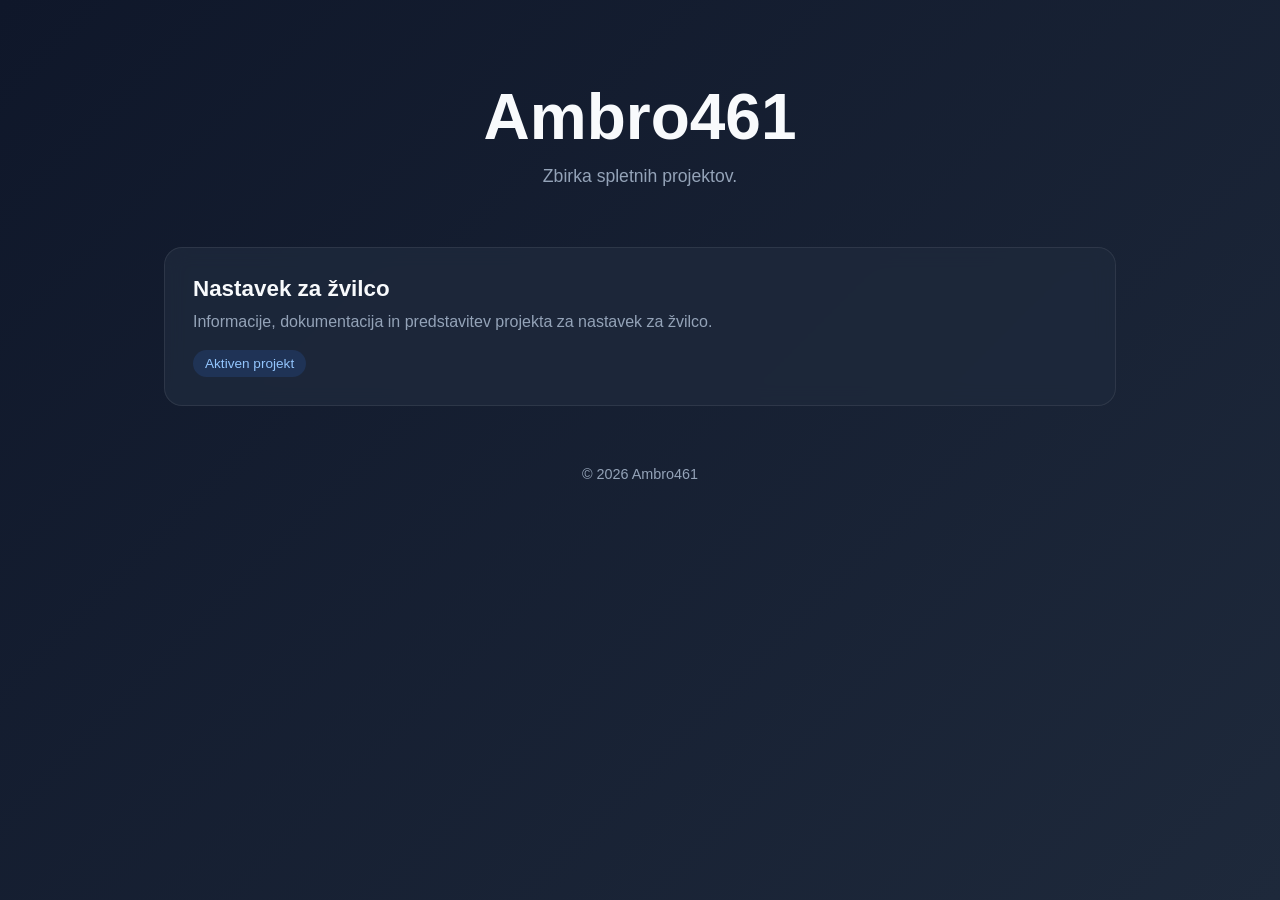
<file: index.html>
<!DOCTYPE html>
<html lang="sl">
<head>
<meta charset="UTF-8">
<meta name="viewport" content="width=device-width, initial-scale=1.0">
<title>Ambro461</title>

<style>
:root {
    --bg: #0f172a;
    --card: #1e293b;
    --text: #f8fafc;
    --muted: #94a3b8;
    --accent: #3b82f6;
}

* {
    box-sizing: border-box;
    margin: 0;
    padding: 0;
}

body {
    font-family: Inter, Segoe UI, sans-serif;
    background: linear-gradient(135deg, #0f172a, #1e293b);
    color: var(--text);
    min-height: 100vh;
}

.container {
    max-width: 1000px;
    margin: 0 auto;
    padding: 80px 24px;
}

.hero {
    text-align: center;
    margin-bottom: 60px;
}

.hero h1 {
    font-size: clamp(2.5rem, 6vw, 4rem);
    margin-bottom: 12px;
}

.hero p {
    color: var(--muted);
    font-size: 1.1rem;
}

.projects {
    display: grid;
    gap: 24px;
}

.project {
    display: block;
    text-decoration: none;
    color: inherit;
    background: rgba(30, 41, 59, 0.85);
    border: 1px solid rgba(255,255,255,0.08);
    border-radius: 18px;
    padding: 28px;
    transition: all .2s ease;
    backdrop-filter: blur(10px);
}

.project:hover {
    transform: translateY(-4px);
    border-color: var(--accent);
    box-shadow: 0 12px 30px rgba(0,0,0,.25);
}

.project-title {
    font-size: 1.4rem;
    font-weight: 700;
    margin-bottom: 8px;
}

.project-description {
    color: var(--muted);
    line-height: 1.5;
}

.badge {
    display: inline-block;
    margin-top: 16px;
    padding: 6px 12px;
    border-radius: 999px;
    background: rgba(59,130,246,.15);
    color: #93c5fd;
    font-size: .85rem;
}

footer {
    text-align: center;
    margin-top: 60px;
    color: var(--muted);
    font-size: .9rem;
}
</style>
</head>

<body>

<div class="container">

    <section class="hero">
        <h1>Ambro461</h1>
        <p>Zbirka spletnih projektov.</p>
    </section>

    <section class="projects">

        <a class="project" href="https://ambro461.github.io/zvilca/nastavek-za-zvilco">
            <div class="project-title">
                Nastavek za žvilco
            </div>

            <div class="project-description">
                Informacije, dokumentacija in predstavitev projekta
                za nastavek za žvilco.
            </div>

            <span class="badge">Aktiven projekt</span>
        </a>

    </section>

    <footer>
        © 2026 Ambro461
    </footer>

</div>

</body>
</html>
</file>
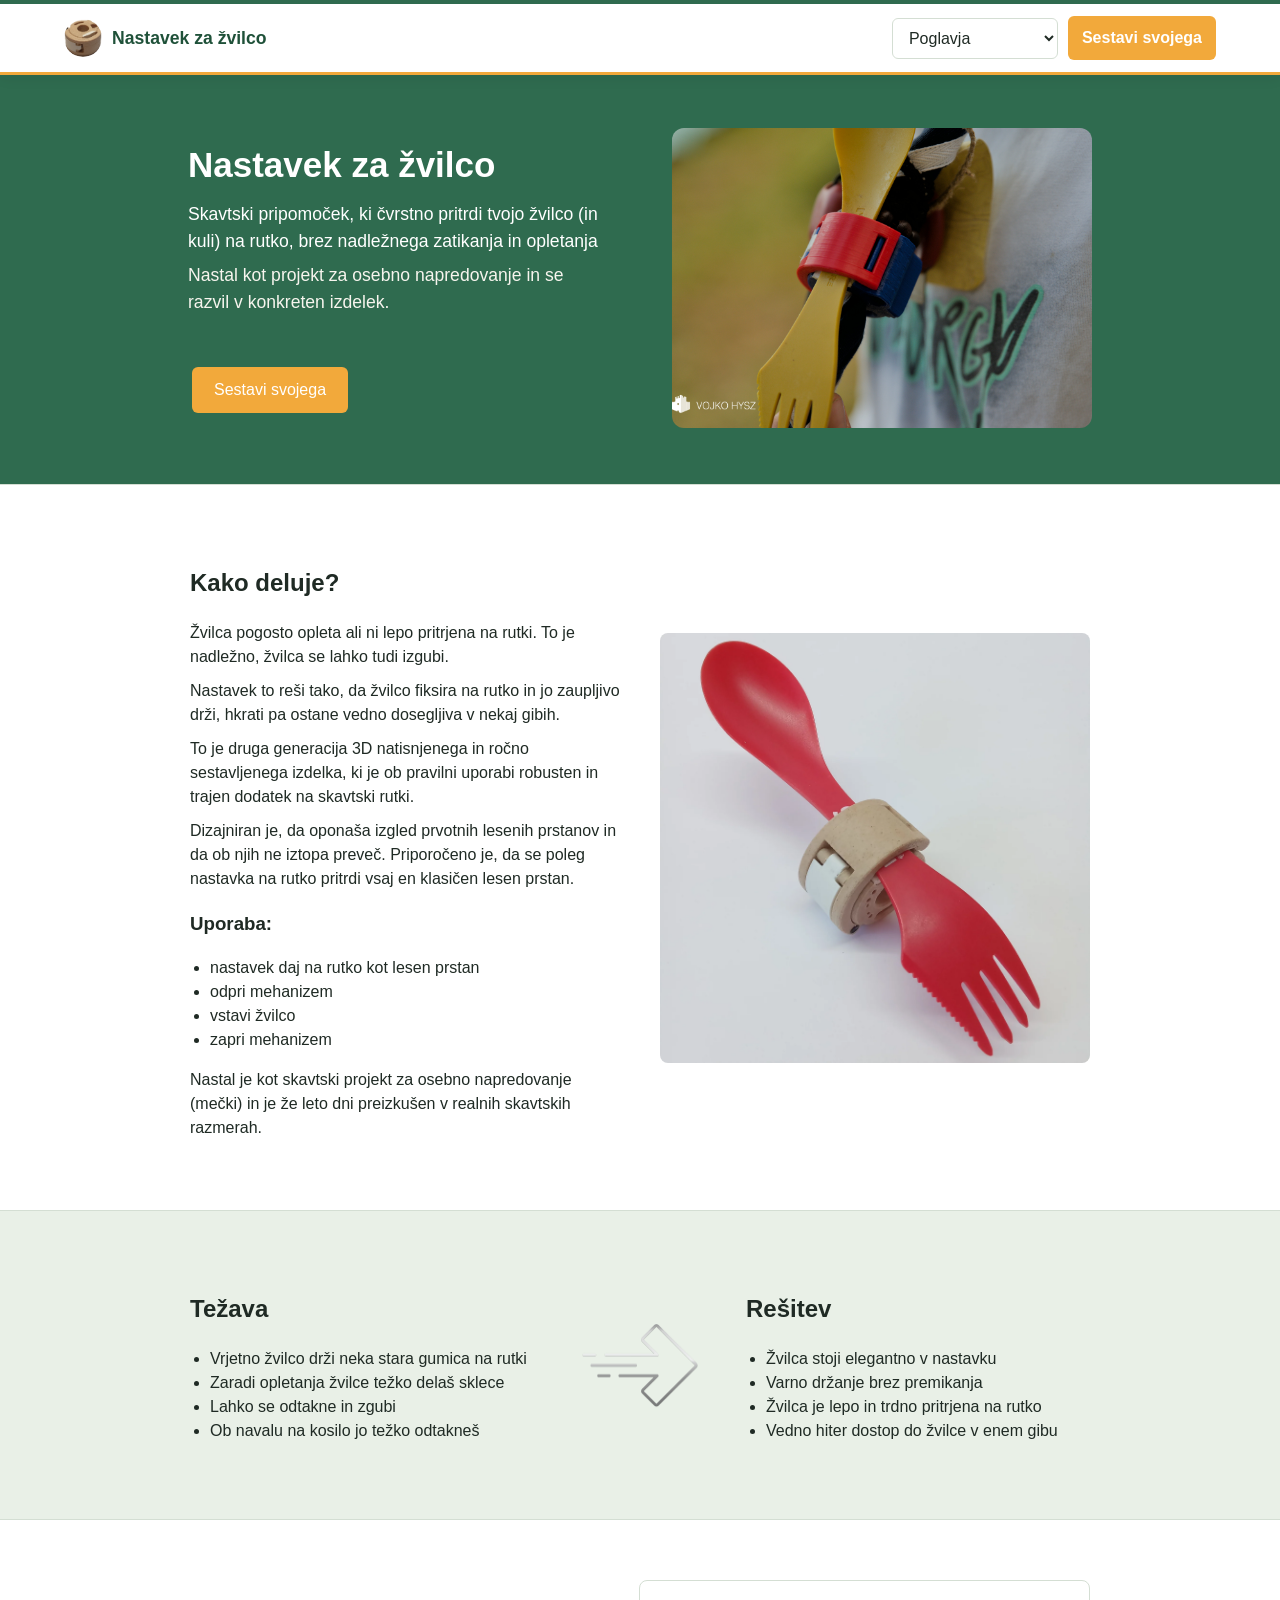
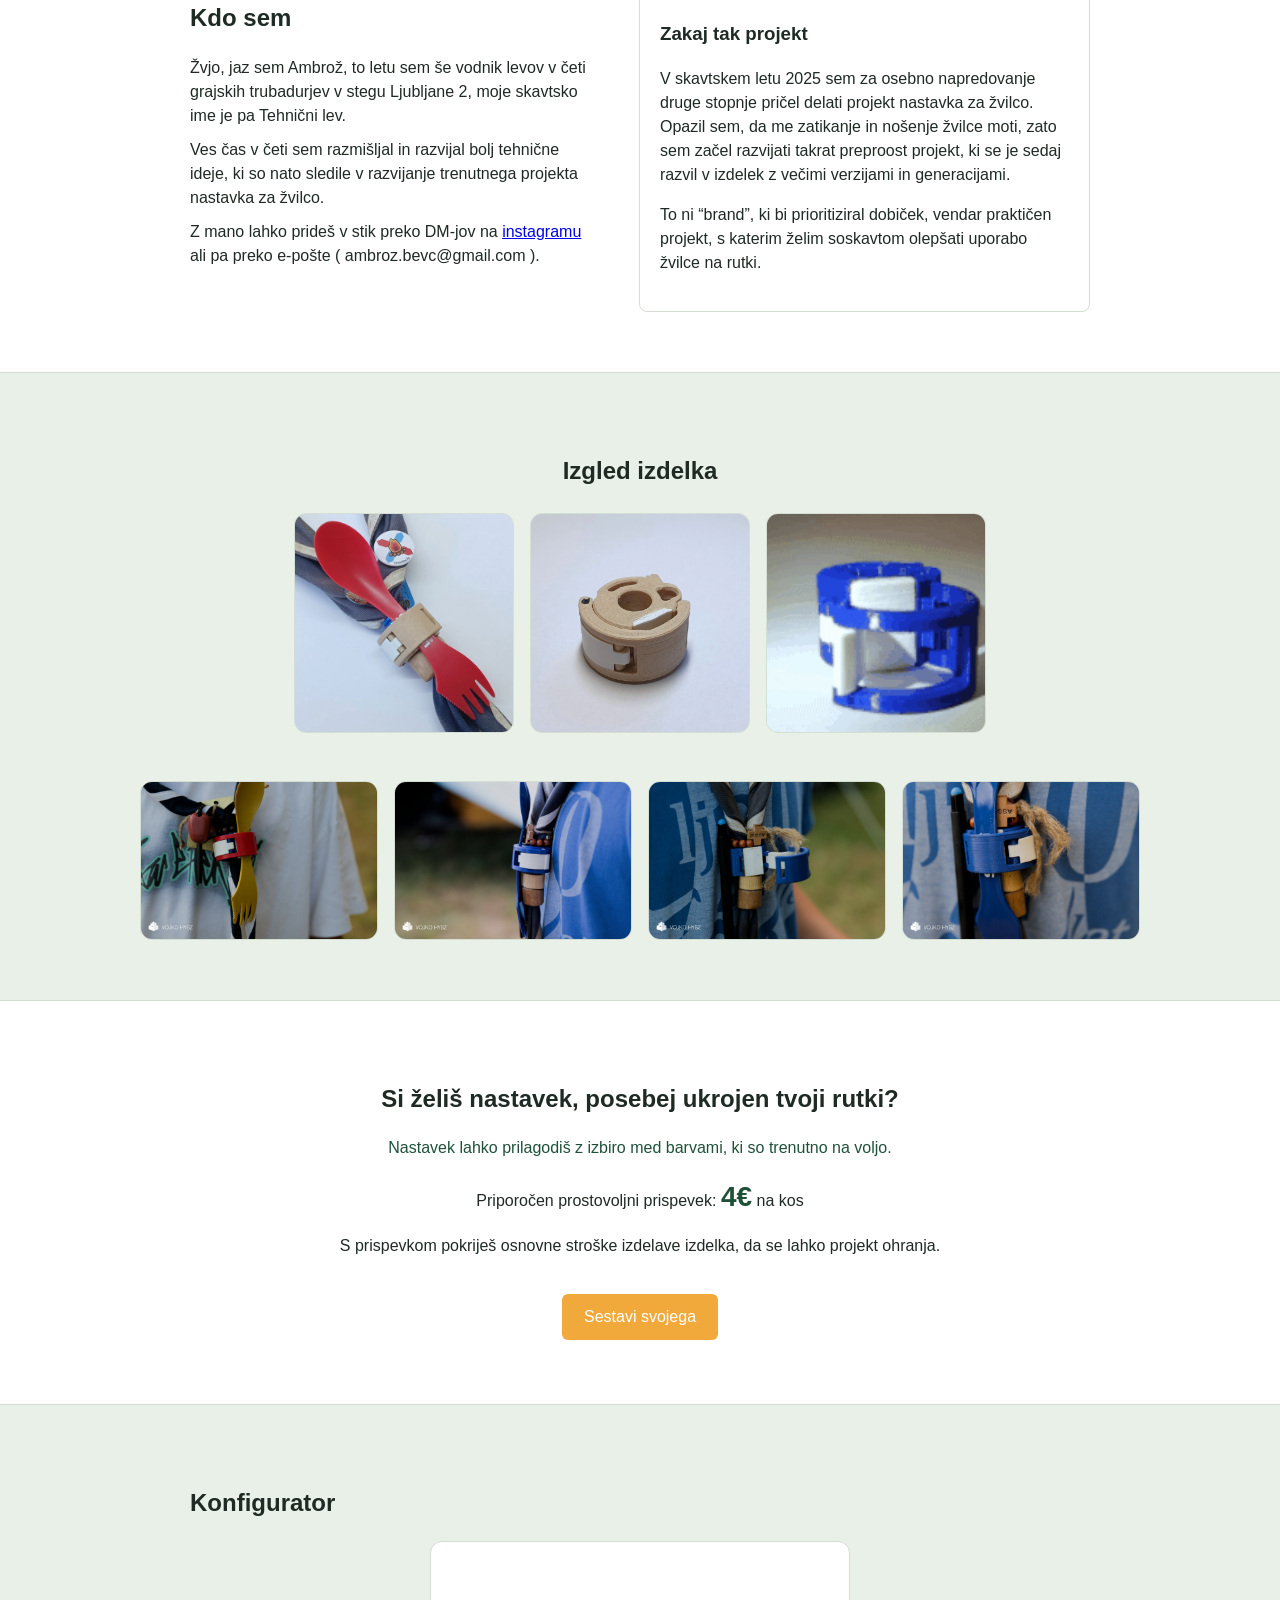
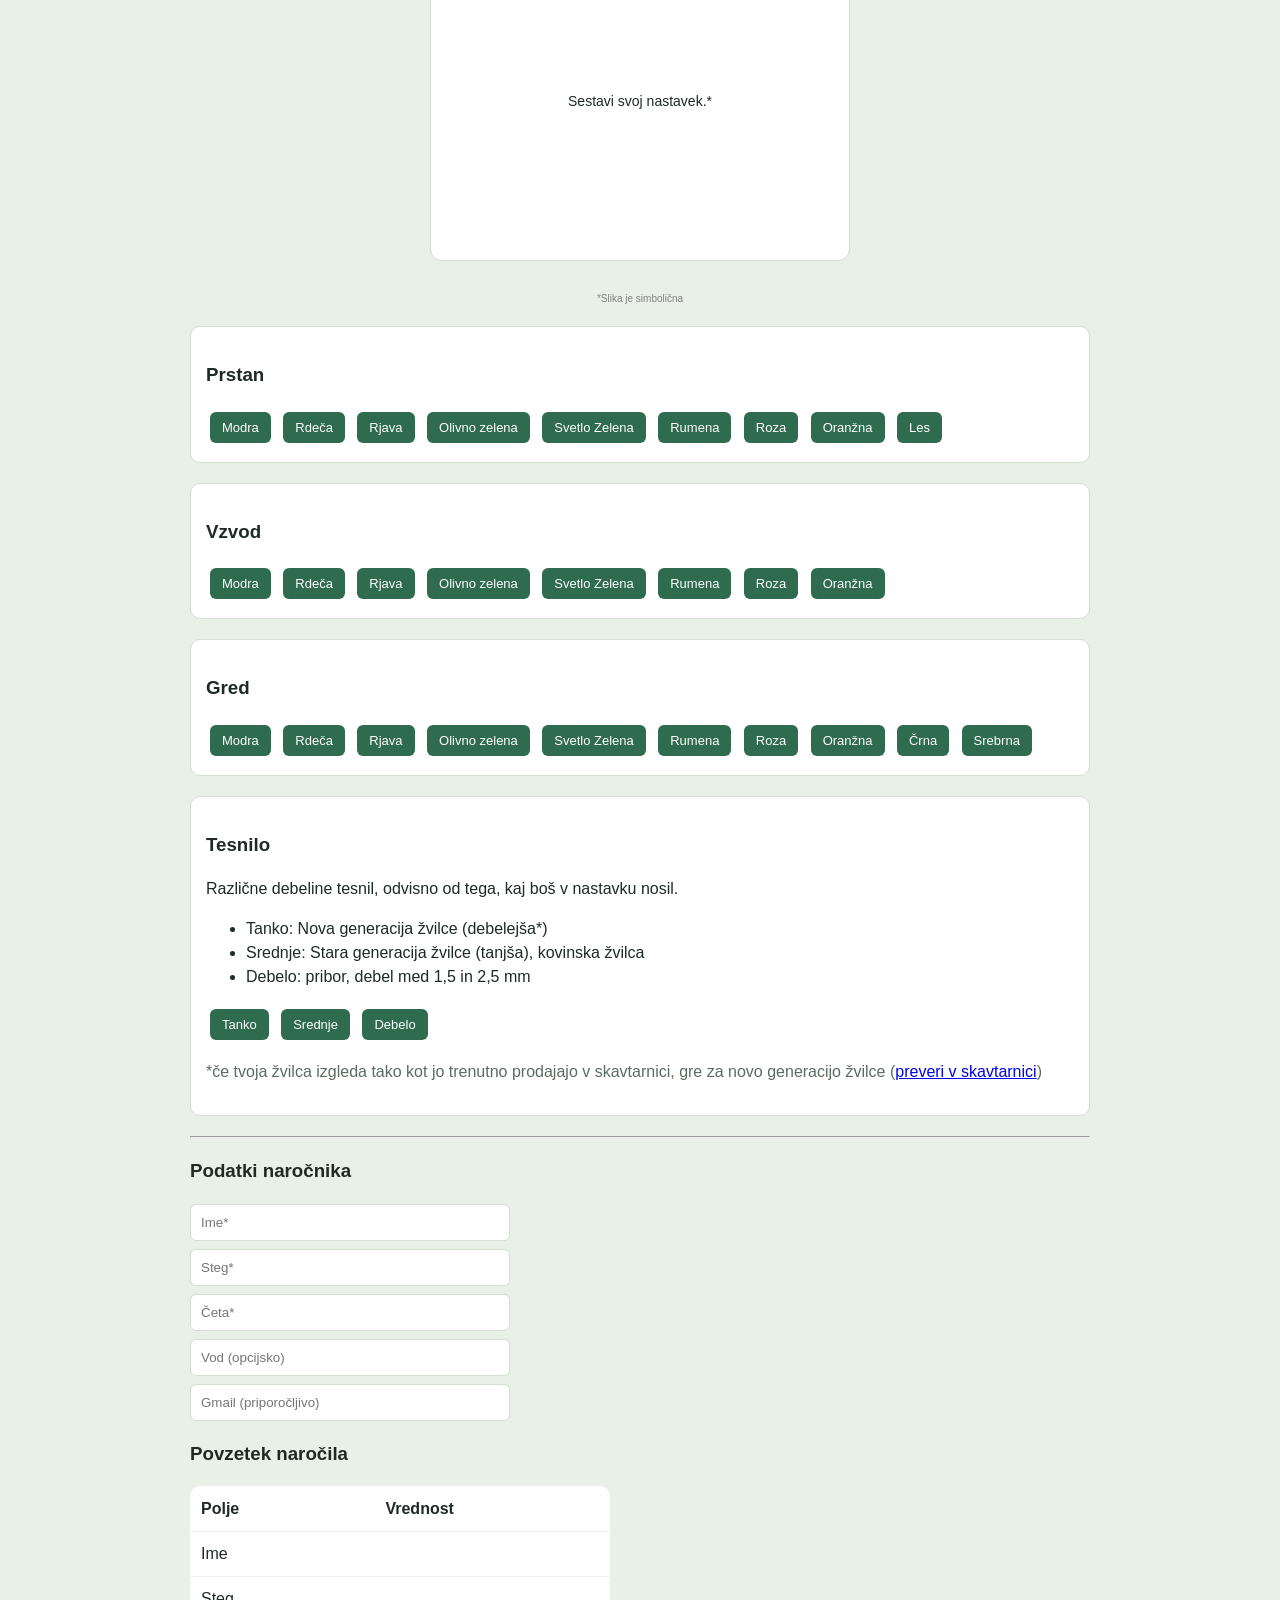
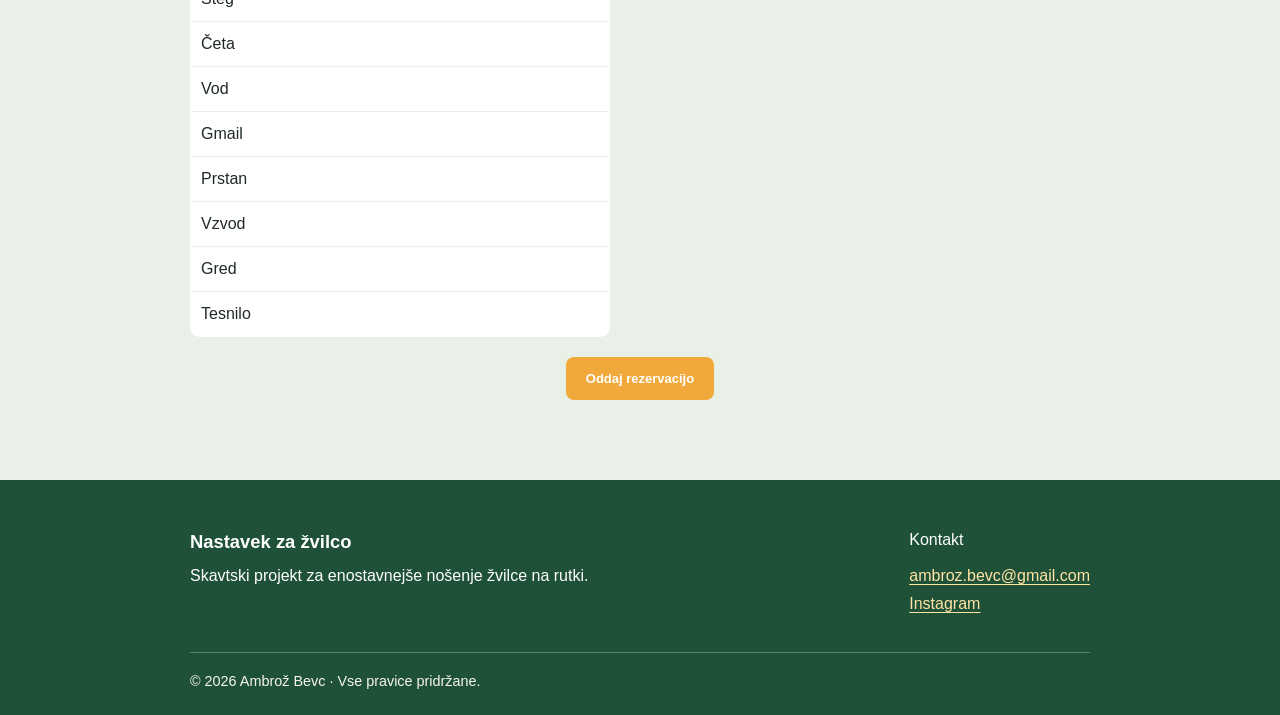
<file: zvilca/nastavek-za-zvilco.html>
<!DOCTYPE html>
<html lang="sl">
<head>
<meta charset="UTF-8">
<meta name="viewport" content="width=device-width, initial-scale=1.0">
<title>Nastavek za žvilco</title>

<link rel="stylesheet" href="nastavek-za-zvilco.css">
<link rel="icon" type="image/png" href="slike/logo.png">
</head>

<body>
<header class="site-header">
  <a class="brand" href="#hero" aria-label="Na vrh strani">
    <img class="brand-logo" src="slike/logo.png" alt="">
    <span>Nastavek za žvilco</span>
  </a>

  <div class="header-actions">
    <label class="sr-only" for="chapter-menu">Izberi poglavje</label>
    <select id="chapter-menu" class="chapter-menu">
      <option value="" selected disabled>Poglavja</option>
      <option value="info">Kako deluje?</option>
      <option value="problem-reseitev">Težava in rešitev</option>
      <option value="about">Kdo sem</option>
      <option value="usage">Izgled izdelka</option>
      <option value="offer">Ponudba</option>
      <option value="konfigurator">Konfigurator</option>
    </select>
    <a class="header-cta" href="#konfigurator">Sestavi svojega</a>
  </div>
</header>

<br>
<br>
<br>
<div class="herobasic">
  <div class="herol">
    <h1>Nastavek za žvilco</h1>
    <p>
      Skavtski pripomoček, ki čvrstno pritrdi tvojo žvilco (in kuli) na rutko, brez nadležnega zatikanja in opletanja
    </p>
    <p class="hero-project">
      Nastal kot projekt za osebno napredovanje in se razvil v konkreten izdelek.
    </p>
    <br>

    <button onclick="document.getElementById('konfigurator').scrollIntoView({behavior:'smooth'})">
      Sestavi svojega
    </button>

  </div>
  <div class="heror">
    <img src="slike/prva.jpg">
  </div>
</div>

<div class="line"></div>
<section id="info">

  <div class="info-wrapper">

    <div class="info-left">

      <h2>Kako deluje?</h2>

      <p>
        Žvilca pogosto opleta ali ni lepo pritrjena na rutki.
        To je nadležno, žvilca se lahko tudi izgubi.
      </p>

      <p>
        Nastavek to reši tako, da žvilco fiksira na rutko in jo zaupljivo drži,
        hkrati pa ostane vedno dosegljiva v nekaj gibih.
      </p>

      <p>To je druga generacija 3D natisnjenega in ročno sestavljenega izdelka, ki je ob pravilni uporabi robusten in trajen dodatek na skavtski rutki.</p>

      <p>Dizajniran je, da oponaša izgled prvotnih lesenih prstanov in da ob njih ne iztopa preveč. Priporočeno je, da se poleg nastavka na rutko pritrdi vsaj en klasičen lesen prstan.</p>

      <h3>Uporaba:</h3>

      <ul>
        <li>nastavek daj na rutko kot lesen prstan</li>
        <li>odpri mehanizem</li>
        <li>vstavi žvilco</li>
        <li>zapri mehanizem</li>
      </ul>

      <p>
        Nastal je kot skavtski projekt za osebno napredovanje (mečki) in je že leto dni preizkušen v realnih skavtskih razmerah.
      </p>

    </div>

    <div class="info-right">
      <img src="slike/nastavek1.jpg" alt="Nastavek za žvilco">
    </div>

  </div>

</section>

<section id="problem-reseitev">

  <div class="pr-wrapper">

    <div class="pr-left">

      <h2>Težava</h2>

      <ul>
        <li>Vrjetno žvilco drži neka stara gumica na rutki</li>
        <li>Zaradi opletanja žvilce težko delaš sklece</li>
        <li>Lahko se odtakne in zgubi</li>
        <li>Ob navalu na kosilo jo težko odtakneš</li>
      </ul>

    </div>

    <div class="pr-center">
      <img src="slike/na-desno.png" alt="rešitev puščica">
    </div>

    <div class="pr-right">

      <h2>Rešitev</h2>

      <ul>
        <li>Žvilca stoji elegantno v nastavku</li>
        <li>Varno držanje brez premikanja</li>
        <li>Žvilca je lepo in trdno pritrjena na rutko</li>
        <li>Vedno hiter dostop do žvilce v enem gibu</li>
      </ul>

    </div>

  </div>

</section>

<section id="about">

  <div class="about-wrapper">

    <div class="about-left">

      <h2>Kdo sem</h2>

      <p>
        Žvjo, jaz sem Ambrož, to letu sem še vodnik levov v četi grajskih trubadurjev v stegu Ljubljane 2, moje skavtsko ime je pa Tehnični lev.
      </p>

      <p>
        Ves čas v četi sem razmišljal in razvijal bolj tehnične ideje, ki so nato sledile v razvijanje trenutnega projekta nastavka za žvilco.
      </p>

      <p>
        Z mano lahko prideš v stik preko DM-jov na <a href="https://www.instagram.com/ambro416/" target="_blank">instagramu</a> ali pa preko e-pošte ( ambroz.bevc@gmail.com ).
      </p>

    </div>

    <div class="about-right">

      <h3>Zakaj tak projekt</h3>
      <p>V skavtskem letu 2025 sem za osebno napredovanje druge stopnje pričel delati projekt nastavka za žvilco. Opazil sem, da me zatikanje in nošenje žvilce moti, zato sem začel razvijati takrat preproost projekt, ki se je sedaj razvil v izdelek z večimi verzijami in generacijami.</p>

      <p>
        To ni “brand”, ki bi prioritiziral dobiček, vendar praktičen projekt, s katerim želim soskavtom olepšati uporabo žvilce na rutki.
      </p>

    </div>

  </div>

</section>

<section id="usage">

  <div class="usage-wrapper">

    <h2>Izgled izdelka</h2>

    <div class="usage-gallery">
      <div class="product-gallery">

      <img src="slike/zvilca2.jpg" alt="Žvilca v uporabi 1">
      <img src="slike/zvilca3.jpg" alt="Žvilca v uporabi 2">
      <img src="slike/gif1.gif" alt="Animacija uporabe">
      </div>

      <div class="field-gallery">
        <img src="slike/praktik1.jpg" alt="Praktična uporaba 1">
        <img src="slike/praktik2.jpg" alt="Praktična uporaba 2">
        <img src="slike/praktik3.jpg" alt="Praktična uporaba 3">
        <img src="slike/praktik4.jpg" alt="Praktična uporaba 4">
      </div>
    </div>

  </div>

</section>

<section id="offer">

  <div class="offer-wrapper">

    <h2>Si želiš nastavek, posebej ukrojen tvoji rutki?</h2>
    <p class="offer-lead">Nastavek lahko prilagodiš z izbiro med barvami, ki so trenutno na voljo. <br></p>
    <p>
     Priporočen prostovoljni prispevek: <strong class="offer-price">4€</strong> na kos
    </p>

    <p>
      S prispevkom pokriješ osnovne stroške izdelave izdelka, da se lahko projekt ohranja.
    </p>

    <button class="offer-action" onclick="document.getElementById('konfigurator').scrollIntoView({behavior:'smooth'})">
      Sestavi svojega
    </button>

  </div>

</section>

<section id="konfigurator">
<div class="config-wrapper">
<h2>Konfigurator</h2>

<div id="viewer">
    <div id="intro">Sestavi svoj nastavek.*</div>
    <img src="slike/guma.png" id="base" alt="">
    <img id="prstan" class="layer">
    <img id="vzvod" class="layer">
    <img id="gred" class="layer">
</div>

<p style="color:gray; font-size: 10px; text-align: center;">*Slika je simbolična</p>

<div class="option-group">
<h3>Prstan</h3>
<button onclick="setChoice('prstan','modr')">Modra</button>
<button onclick="setChoice('prstan','rdec')">Rdeča</button>
<button onclick="setChoice('prstan','rjav')">Rjava</button>
<button onclick="setChoice('prstan','zelen')">Olivno zelena</button>
<button onclick="setChoice('prstan','zelen1')">Svetlo Zelena</button>
<button onclick="setChoice('prstan','rumen')">Rumena</button>
<button onclick="setChoice('prstan','roza')">Roza</button>
<button onclick="setChoice('prstan','oranzen')">Oranžna</button>
<button onclick="setChoice('prstan','les')">Les</button>
</div>

<div class="option-group">
<h3>Vzvod</h3>
<button onclick="setChoice('vzvod','modr')">Modra</button>
<button onclick="setChoice('vzvod','rdec')">Rdeča</button>
<button onclick="setChoice('vzvod','rjav')">Rjava</button>
<button onclick="setChoice('vzvod','zelen')">Olivno zelena</button>
<button onclick="setChoice('vzvod','zelen1')">Svetlo Zelena</button>
<button onclick="setChoice('vzvod','rumen')">Rumena</button>
<button onclick="setChoice('vzvod','roza')">Roza</button>
<button onclick="setChoice('vzvod','oranzen')">Oranžna</button>
</div>

<div class="option-group">
<h3>Gred</h3>
<button onclick="setChoice('gred','modr')">Modra</button>
<button onclick="setChoice('gred','rdec')">Rdeča</button>
<button onclick="setChoice('gred','rjav')">Rjava</button>
<button onclick="setChoice('gred','zelen')">Olivno zelena</button>
<button onclick="setChoice('gred','zelen1')">Svetlo Zelena</button>
<button onclick="setChoice('gred','rumen')">Rumena</button>
<button onclick="setChoice('gred','roza')">Roza</button>
<button onclick="setChoice('gred','oranzen')">Oranžna</button>
<button onclick="setChoice('gred','crn')">Črna</button>
<button onclick="setChoice('gred','srebrn')">Srebrna</button>
</div>

<div class="option-group">
<h3>Tesnilo</h3>
<p>Različne debeline tesnil, odvisno od tega, kaj boš v nastavku nosil.</p>
<ul>
  <li>Tanko: Nova generacija žvilce (debelejša*)</li>
  <li>Srednje: Stara generacija žvilce (tanjša), kovinska žvilca</li>
  <li>Debelo: pribor, debel med 1,5 in 2,5 mm</li>
</ul>
<button onclick="setChoice('tesnilo','tanko')">Tanko</button>
<button onclick="setChoice('tesnilo','srednje')">Srednje</button>
<button onclick="setChoice('tesnilo','debelo')">Debelo</button>
<p class="config-note">*če tvoja žvilca izgleda tako kot jo trenutno prodajajo v skavtarnici, gre za novo generacijo žvilce (<a href="https://skavtarnica.skavti.si/products/zvilca?variant=47747329229138" target="_blank">preveri v skavtarnici</a>)</p>
</div>

<hr>

<h3>Podatki naročnika</h3>

<input placeholder="Ime*" oninput="update('ime',this.value)">
<input placeholder="Steg*" oninput="update('steg',this.value)">
<input placeholder="Četa*" oninput="update('ceta',this.value)">
<input placeholder="Vod (opcijsko)" oninput="update('vod',this.value)">
<input placeholder="Gmail (priporočljivo)" oninput="update('gmail',this.value)">

<h3>Povzetek naročila</h3>

<table>
<tr><th>Polje</th><th>Vrednost</th></tr>

<tr><td>Ime</td><td id="t-ime"></td></tr>
<tr><td>Steg</td><td id="t-steg"></td></tr>
<tr><td>Četa</td><td id="t-ceta"></td></tr>
<tr><td>Vod</td><td id="t-vod"></td></tr>
<tr><td>Gmail</td><td id="t-gmail"></td></tr>

<tr><td>Prstan</td><td id="t-prstan"></td></tr>
<tr><td>Vzvod</td><td id="t-vzvod"></td></tr>
<tr><td>Gred</td><td id="t-gred"></td></tr>
<tr><td>Tesnilo</td><td id="t-tesnilo"></td></tr>

</table>

<button id="orderBtn" onclick="order()">
Oddaj rezervacijo
</button>

<p
id="sendingMsg"
style="display:none;text-align:center;font-weight:bold;">
Pošiljanje podatkov
</p>

<p id="successMsg" style="display:none;color:green;font-weight:bold;">
Vaš izdelek je naročen. V kratkem bo vaše naročilo pregledano in povzetek poslan na e-mail.
</p>

</div>
</section>

<footer class="site-footer">
  <div class="footer-content">
    <div>
      <p class="footer-title">Nastavek za žvilco</p>
      <p>Skavtski projekt za enostavnejše nošenje žvilce na rutki.</p>
    </div>
    <div class="footer-contact">
      <p>Kontakt</p>
      <a href="mailto:ambroz.bevc@gmail.com">ambroz.bevc@gmail.com</a>
      <a href="https://www.instagram.com/ambro416/" target="_blank" rel="noopener noreferrer">Instagram</a>
    </div>
  </div>
  <p class="footer-copy">© 2026 Ambrož Bevc · Vse pravice pridržane.</p>
</footer>

<script>

const URL = "https://script.google.com/macros/s/AKfycbxQxJgyjJ8N--4qT0uSKP3hRu8fDyT0WMNCm3U4AeAzrRZmwuQJiZuiNJukAdSipZnE/exec";
const SECRET = "ZS_SECRET_2026_X7K9";
const chapterMenu = document.getElementById("chapter-menu");

chapterMenu.addEventListener("change", () => {
  document.getElementById(chapterMenu.value)?.scrollIntoView({
    behavior: "smooth"
  });
});

const labelMap = {
  modr:"moder",
  rdec:"rdeč",
  rjav:"rjav",
  zelen:"olivno zelen",
  zelen1:"svetlo zelen",
  rumen:"rumen",
  les:"les",
  roza:"roza",
  oranzen:"oranžen",
  crn:"črn",
  srebrn:"srebrn",
  tanko:"tanko",
  srednje:"srednje debelo",
  debelo:"debelo"
};

const state = {
  ime:"",
  gmail:"",
  steg:"",
  ceta:"",
  vod:"",
  prstan:null,
  vzvod:null,
  gred:null,
  tesnilo:null,
  started:false
};

let loadingInterval;

function startLoading(){

  let dots = 0;

  loadingInterval = setInterval(() => {

    dots++;

    if(dots > 3){
      dots = 1;
    }

    document.getElementById("sendingMsg").innerText =
      "Pošiljanje podatkov" + ".".repeat(dots);

  }, 500);

}


function stopLoading(){

  clearInterval(loadingInterval);

}

function pretty(v){ return labelMap[v] || v || ""; }

function start(){
  if(state.started) return;
  state.started = true;
  document.getElementById("intro").style.display="none";
  document.getElementById("base").style.display="block";
}

function isReady(){
  return state.ime && state.steg && state.ceta &&
         state.prstan && state.vzvod && state.gred && state.tesnilo;
}

function refresh(){
  document.getElementById("orderBtn").style.display =
    isReady() ? "block" : "none";
}

function updateTable(){
  document.getElementById("t-ime").innerText = state.ime || "";
  document.getElementById("t-steg").innerText = state.steg || "";
  document.getElementById("t-ceta").innerText = state.ceta || "";
  document.getElementById("t-vod").innerText = state.vod || "";
  document.getElementById("t-gmail").innerText = state.gmail || "";

  document.getElementById("t-prstan").innerText = pretty(state.prstan);
  document.getElementById("t-vzvod").innerText = pretty(state.vzvod);
  document.getElementById("t-gred").innerText = pretty(state.gred);
  document.getElementById("t-tesnilo").innerText = pretty(state.tesnilo);
}

function update(f,v){
  state[f]=v;
  refresh();
  updateTable();
}

function setChoice(part,color){
  start();
  state[part]=color;

  const img=document.getElementById(part);
  if(img){
    img.src = "slike/" + part + "-" + color + ".png";
    img.style.display="block";
  }

  refresh();
  updateTable();
}

function getId(){
  return Math.floor(1000 + Math.random() * 9000).toString();
}

function order(){

  if(!isReady()){
    alert("Izpolni vsa polja.");
    return;
  }

  document.getElementById("orderBtn").disabled = true;
  document.getElementById("sendingMsg").style.display="block";
  startLoading();

  const orderId = getId();

  const data = {
    orderId: orderId,
    ...state,
    time: new Date().toISOString(),
    key: SECRET
  };

  fetch(URL,{
    method:"POST",
    body: JSON.stringify(data)
  })
  .then(r => r.text())
  
  .then(() => {

    stopLoading();

    document.getElementById("sendingMsg").style.display="none";
    
    document.getElementById("orderBtn").style.display="none";
    
    document.getElementById("successMsg").style.display="block";

  })
.catch(err => {

  stopLoading();

console.error(err);

document.getElementById("sendingMsg").style.display="none";

document.getElementById("orderBtn").disabled = false;

alert("Napaka pri oddaji.");

});
}

</script>

</body>
</html>
</file>
<file: zvilca/nastavek-za-zvilco.css>
/* =========================================================
   BARVNA PALETA
   Spremeni vrednosti samo v tem razdelku za hiter preizkus barv.
   ========================================================= */
:root {
  --color-page-background: #F7F5EE;
  --color-section-background: #E9F0E7;
  --color-panel-background: #FFFFFF;
  --color-panel-alternate: #FFFFFF;
  --color-text: #1F2A24;
  --color-hero-project: #F7F5EE;
  --color-hero-limited: #FFE4A3;
  --color-hero-title: #FFFFFF;
  --color-highlight-text: var(--color-primary-dark);
  --color-offer-button-text: #1F2A24;
  --color-primary: #2F6B4F;
  --color-primary-dark: #1F5139;
  --color-accent: #F2A93B;
  --color-button-text: #FFFFFF;
  --color-note: #5B6B62;
  --color-about-border: #D4DED3;
  --color-white: #FFFFFF;
  --color-hero-overlay: rgba(31, 42, 36, .42);
  --color-border: #D4DED3;
  --color-border-soft: #E9F0E7;
  --color-input-border: #D4DED3;
  --color-option-border: #D4DED3;
}

/* =========================================================
   OSNOVNI SLOGI
   ========================================================= */
* { box-sizing: border-box; }

body {
  margin: 0;
  background: var(--color-page-background);
  color: var(--color-text);
  font: 16px/1.5 Arial, sans-serif;
}

section {
  padding: 60px 20px;
  background: var(--color-section-background);
}

section:not(#hero) {
  border-top: 1px solid var(--color-border);
}

/* Izmenične podlage jasno ločijo poglavja. */
#info,
#about,
#offer {
  background: var(--color-white);
}

#problem-reseitev,
#usage,
#konfigurator {
  background: var(--color-section-background);
}

/* Izrazit prehod iz uvodne gozdne slike v prvo poglavje. */
#info {
  border-top: 12px solid var(--color-primary-dark);
}

button {
  margin: 4px;
  padding: 8px 12px;
  cursor: pointer;
  border: 0;
  border-radius: 6px;
  background: var(--color-primary);
  color: var(--color-button-text);
  font-size: 13px;
}

button:hover { opacity: .9; }

/* =========================================================
   FIKSNA NAVIGACIJA
   ========================================================= */
.site-header {
  position: fixed;
  z-index: 10;
  top: 0;
  right: 0;
  left: 0;
  display: flex;
  align-items: center;
  justify-content: space-between;
  min-height: 72px;
  padding: 12px clamp(20px, 5vw, 72px);
  border-top: 4px solid var(--color-primary);
  border-bottom: 3px solid var(--color-accent);
  background: rgba(255, 255, 255, .96);
  box-shadow: 0 2px 14px rgba(31, 42, 36, .08);
}

.brand,
.header-cta {
  display: inline-flex;
  align-items: center;
  text-decoration: none;
}

.brand {
  gap: 10px;
  color: var(--color-primary-dark);
  font-size: 1.1rem;
  font-weight: 700;
}

.brand-logo {
  width: 38px;
  height: 38px;
  border-radius: 50%;
  object-fit: contain;
}

.header-actions {
  display: flex;
  align-items: center;
  gap: 10px;
}

.chapter-menu {
  min-width: 160px;
  padding: 10px 12px;
  border: 1px solid var(--color-border);
  border-radius: 6px;
  background: var(--color-panel-background);
  color: var(--color-text);
  font: inherit;
  cursor: pointer;
}

.header-cta {
  min-height: 40px;
  padding: 10px 14px;
  border-radius: 6px;
  background: var(--color-accent);
  color: var(--color-button-text);
  font-weight: 700;
  white-space: nowrap;
}

.header-cta:hover { opacity: .9; }

.sr-only {
  position: absolute;
  width: 1px;
  height: 1px;
  overflow: hidden;
  clip: rect(0, 0, 0, 0);
  white-space: nowrap;
}

section { scroll-margin-top: 92px; }

.line { display: none; }

/* =========================================================
   UVODNA PASICA
   ========================================================= */

.herobasic {
  display: flex;
  align-items: center;
  justify-content: center;
  gap: clamp(24px, 5vw, 64px);
  min-height: 360px;
  padding: clamp(28px, 5vw, 56px) 20px;
  background: var(--color-primary);
}

.herol {
  flex: 0 1 420px;
  color: var(--color-white);
}

.heror {
  flex: 0 1 420px;
  min-width: 0;
}

.heror img {
  display: block;
  width: 100%;
  height: 300px;
  border-radius: 12px;
  object-fit: cover;
}

.herol h1 {
  margin: 0 0 10px;
  color: var(--color-hero-title);
  font-size: 35px;
}

.herol p {
  margin: 8px 0;
  font-size: 1.1rem;
}

.hero-project { color: var(--color-hero-project); }
.hero-limited { color: var(--color-hero-limited); font-weight: 700; }

.herol button {
  margin-top: 20px;
  padding: 14px 22px;
  background-color: var(--color-accent);
  color: var(--color-button-text);
  font-size: 16px;
}

/* =========================================================
   INFORMACIJSKI ODSEKI
   ========================================================= */
.info-wrapper,
.pr-wrapper,
.about-wrapper {
  display: flex;
  align-items: center;
  gap: 40px;
  max-width: 900px;
  margin: auto;
}

.info-left,
.info-right,
.about-left,
.about-right,
.pr-left,
.pr-center,
.pr-right { flex: 1; }

.info-left p,
.about-left p { margin: 10px 0; }

.info-left ul,
.about-right ul,
.pr-left ul,
.pr-right ul { padding-left: 20px; }

.info-right {
  display: flex;
  justify-content: center;
}

.info-right img {
  width: 100%;
  max-width: 450px;
  border-radius: 8px;
}

#problem-reseitev,
#usage,
#konfigurator { background: var(--color-section-background); }

.pr-wrapper { gap: 20px; }
.pr-left,
.pr-right { flex: 4; }

.pr-center {
  display: grid;
  flex: 2;
  place-items: center;
}

.pr-center img {
  width: 100%;
  max-width: 120px;
  opacity: .8;
}

.about-wrapper { align-items: flex-start; }

.about-right {
  padding: 20px;
  border: 1px solid var(--color-about-border);
  border-radius: 8px;
  background: var(--color-panel-alternate);
}

/* =========================================================
   GALERIJA IN PONUDBA
   ========================================================= */
.usage-wrapper {
  max-width: 1000px;
  margin: auto;
  text-align: center;
}

.offer-wrapper {
  max-width: 700px;
  margin: auto;
  text-align: center;
}

.usage-gallery {
  display: grid;
  gap: 48px;
  margin-top: 24px;
}

.product-gallery {
  display: flex;
  justify-content: center;
  gap: 16px;
}

.product-gallery img {
  width: min(30vw, 220px);
  aspect-ratio: 1 / 1;
  border: 1px solid var(--color-border);
  border-radius: 12px;
  object-fit: cover;
}

.field-gallery {
  display: flex;
  align-items: flex-start;
  gap: 16px;
}

.field-gallery img {
  flex: 1 1 0;
  min-width: 0;
  width: 100%;
  height: auto;
  border: 1px solid var(--color-border);
  border-radius: 12px;
}

.offer-price {
  color: var(--color-highlight-text);
  font-size: 28px;
}

.offer-lead { color: var(--color-highlight-text); }

.offer-action {
  margin-top: 20px;
  padding: 14px 22px;
  background: var(--color-accent);
  color: var(--color-button-text);
  font-size: 16px;
}

/* =========================================================
   KONFIGURATOR
   ========================================================= */
.config-wrapper {
  max-width: 900px;
  margin: auto;
}

#viewer {
  position: relative;
  width: 100%;
  max-width: 420px;
  height: 320px;
  margin: 20px auto 30px;
  overflow: hidden;
  border: 1px solid var(--color-border);
  border-radius: 12px;
  background: var(--color-panel-background);
}

#intro {
  position: absolute;
  inset: 0;
  display: grid;
  place-items: center;
  padding: 20px;
  text-align: center;
  font-size: 14px;
}

.layer,
#base {
  position: absolute;
  top: 0;
  left: 0;
  display: none;
  width: 100%;
}

.option-group {
  margin: 20px 0;
  padding: 15px;
  border: 1px solid var(--color-option-border);
  border-radius: 10px;
  background: var(--color-panel-background);
}

input {
  display: block;
  width: 100%;
  max-width: 320px;
  margin: 8px 0;
  padding: 10px;
  border: 1px solid var(--color-input-border);
  border-radius: 6px;
  background: var(--color-panel-background);
  color: var(--color-text);
}

table {
  width: 100%;
  max-width: 420px;
  margin-top: 15px;
  overflow: hidden;
  border: 1px solid var(--color-border);
  border-collapse: collapse;
  border-radius: 10px;
  background: var(--color-panel-background);
}

th,
td {
  padding: 10px;
  border-bottom: 1px solid var(--color-border-soft);
  color: var(--color-text);
}

th { text-align: left; }

.config-note {
  color: var(--color-note);
}

#orderBtn {
  display: block;
  margin: 20px auto;
  padding: 14px 20px;
  background: var(--color-accent);
  color: var(--color-button-text);
  border-radius: 8px;
  font-weight: 700;
}

/* =========================================================
   NOGA STRANI
   ========================================================= */
.site-footer {
  padding: 48px 20px 22px;
  background: var(--color-primary-dark);
  color: var(--color-white);
}

.footer-content {
  display: flex;
  justify-content: space-between;
  gap: 32px;
  max-width: 900px;
  margin: auto;
}

.footer-content p { margin: 0 0 8px; }

.footer-title {
  font-size: 1.15rem;
  font-weight: 700;
}

.footer-contact {
  display: flex;
  flex-direction: column;
  align-items: flex-start;
  gap: 4px;
}

.footer-contact a {
  color: var(--color-hero-limited);
  text-underline-offset: 3px;
}

.footer-copy {
  max-width: 900px;
  margin: 36px auto 0;
  padding-top: 18px;
  border-top: 1px solid rgba(255, 255, 255, .25);
  color: var(--color-hero-project);
  font-size: .9rem;
}

/* =========================================================
   MOBILNI PRIKAZ
   ========================================================= */
@media (max-width: 700px) {
  .site-header {
    flex-wrap: wrap;
    justify-content: center;
    gap: 10px;
    min-height: 112px;
    padding: 10px 16px;
  }

  .brand { font-size: 1rem; }

  .brand-logo {
    width: 34px;
    height: 34px;
  }

  .header-actions {
    width: 100%;
  }

  .chapter-menu {
    min-width: 0;
    flex: 1;
  }

  .header-cta {
    padding-right: 12px;
    padding-left: 12px;
    font-size: .9rem;
  }

  section { scroll-margin-top: 132px; }

  #hero h1 { font-size: 2.2rem; }

  .herobasic {
    flex-direction: column;
    min-height: 0;
    padding: 32px 20px;
    text-align: center;
  }

  .herol,
  .heror {
    width: 100%;
  }

  .heror img {
    height: 240px;
  }

  .info-wrapper,
  .pr-wrapper,
  .about-wrapper {
    flex-direction: column;
    text-align: center;
  }

  .info-right img { max-width: 280px; }

  .product-gallery,
  .field-gallery {
    display: grid;
    grid-template-columns: repeat(2, 1fr);
  }

  .product-gallery img,
  .field-gallery img {
    width: 100%;
    height: auto;
  }

  .pr-center img {
    max-width: 80px;
    transform: rotate(90deg);
  }

  .info-left ul,
  .about-right ul,
  .pr-left ul,
  .pr-right ul {
    display: inline-block;
    text-align: left;
  }

  .footer-content {
    flex-direction: column;
    text-align: center;
  }

  .footer-contact { align-items: center; }
  .footer-copy { text-align: center; }
}
</file>
